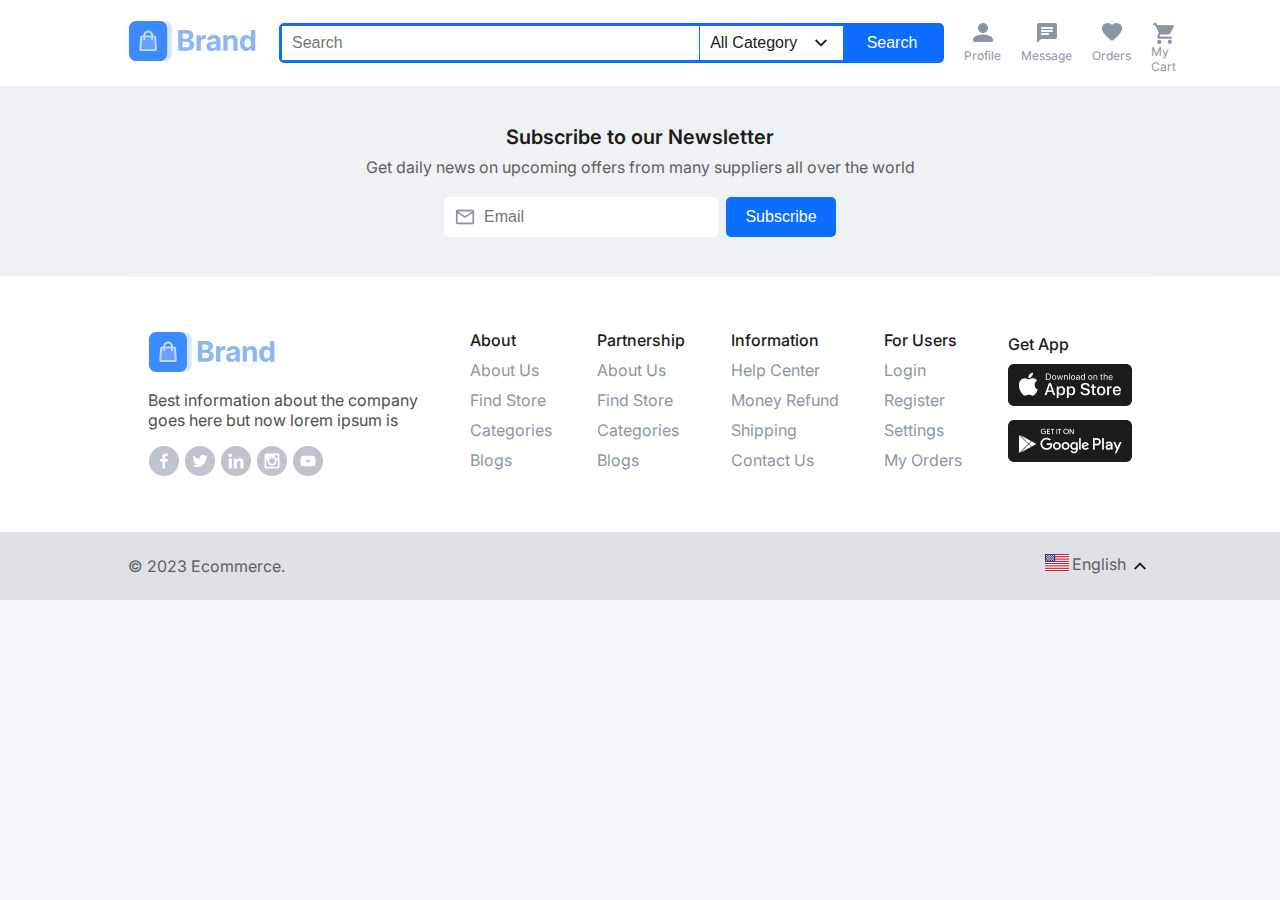
<file: index.html>
<!DOCTYPE html>
<html lang="en">

<head>
    <meta charset="UTF-8">
    <meta name="viewport" content="width=device-width, initial-scale=1.0">
    <title>E-commerce Store</title>
    <link rel="shortcut icon" href="assets/imgs/cart vector.png" type="image/x-icon">
    <link rel="stylesheet" href="style.css">

    <link rel="preconnect" href="https://fonts.googleapis.com">
    <link rel="preconnect" href="https://fonts.gstatic.com" crossorigin>
    <link
        href="https://fonts.googleapis.com/css2?family=Inter:ital,opsz,wght@0,14..32,100..900;1,14..32,100..900&family=Nunito+Sans:ital,opsz,wght@0,6..12,200..1000;1,6..12,200..1000&display=swap"
        rel="stylesheet">


</head>

<body>



    <header id="header">

        <div class="head-container">

            <div class="logo-div">

                <a href="#" class="brand-logo">
                    <img src="assets/imgs/logo-colored.svg" alt="logo">
                </a>

            </div>

            <div class="search-bar">

                <input type="text" placeholder="Search">
                <button type="button" class="cat-btn">All Category <img src="assets/imgs/expand_less.png"
                        alt="arrow down"></button>
                <button type="submit" class="search-btn">Search</button>

            </div>

            <div class="menu-div">

                <div class="menu-opt">

                    <a href="#">
                        <img src="assets/imgs/account vector.png" alt="user">
                        <span>Profile</span>
                    </a>

                </div>

                <div class="menu-opt">

                    <a href="#">
                        <img src="assets/imgs/conversation vector.png" alt="Message">
                        <span>Message</span>
                    </a>

                </div>

                <div class="menu-opt">

                    <a href="#">
                        <img src="assets/imgs/heart vector.png" alt="heart">
                        <span>Orders</span>
                    </a>

                </div>

                <div class="menu-opt">

                    <a href="#">
                        <img src="assets/imgs/cart vector.png" alt="cart">
                        <span>My Cart</span>
                    </a>

                </div>


            </div>

        </div>

    </header>



    <footer id="footer">


        <div class="newsletter">


            <h2>Subscribe to our Newsletter</h2>
            <p>Get daily news on upcoming offers from many suppliers all over the world</p>
            <form action="#" method="post">
                <input type="email" placeholder="Email" required>
                <button type="submit">Subscribe</button>
            </form>

        </div>


        <div class="footer-container">

            <div class="footer-links">

                <div class="company-info">

                    <img src="assets/imgs/logo-colored.svg" alt="logo" height="46px" width="150px">

                    <p>Best information about the company goes here but now lorem ipsum is</p>

                    <div class="company-links">

                        <a href="#"><img src="assets/imgs/facebook3.png" alt="Facebook"></a>
                        <a href="#"><img src="assets/imgs/twitter3.png" alt="Twitter"></a>
                        <a href="#"><img src="assets/imgs/linkedin3.png" alt="LinkedIn"></a>
                        <a href="#"><img src="assets/imgs/instagram3.png" alt="Instagram"></a>
                        <a href="#"><img src="assets/imgs/youtube3.png" alt="YouTube"></a>

                    </div>

                </div>


                <div class="links">
                    <h3>About</h3>

                    <ul>
                        <li><a href="#">About Us</a></li>
                        <li><a href="#">Find Store</a></li>
                        <li><a href="#">Categories</a></li>
                        <li><a href="#">Blogs</a></li>
                    </ul>
                </div>

                <div class="links">
                    <h3>Partnership</h3>

                    <ul>
                        <li><a href="#">About Us</a></li>
                        <li><a href="#">Find Store</a></li>
                        <li><a href="#">Categories</a></li>
                        <li><a href="#">Blogs</a></li>
                    </ul>
                </div>

                <div class="links">
                    <h3>Information</h3>

                    <ul>
                        <li><a href="#">Help Center</a></li>
                        <li><a href="#">Money Refund</a></li>
                        <li><a href="#">Shipping</a></li>
                        <li><a href="#">Contact Us</a></li>
                    </ul>
                </div>

                <div class="links">
                    <h3>For Users</h3>

                    <ul>
                        <li><a href="#">Login</a></li>
                        <li><a href="#">Register</a></li>
                        <li><a href="#">Settings</a></li>
                        <li><a href="#">My Orders</a></li>
                    </ul>
                </div>

                <div class="links">
                    <h3>Get App</h3>

                    <ul>
                        <li><a href="#"><img src="assets/imgs/apple store.png" alt="apple store"></a></li>
                        <li><a href="#"><img src="assets/imgs/google play.png" alt="google play"></a></li>
                    </ul>
                </div>

            </div>

            <div class="footer-bar">

                <div class="bar-content">

                    <div class="copyright">

                        <p>© 2023 Ecommerce.</p>

                    </div>

                    <div class="language">

                        <img src="assets/imgs/flag.png" alt="en" height="17px">
                        <p>English</p>
                        <img src="assets/imgs/expand_less.png" alt="arrow">

                    </div>

                </div>

            </div>

        </div>



    </footer>


</body>

</html>
</file>
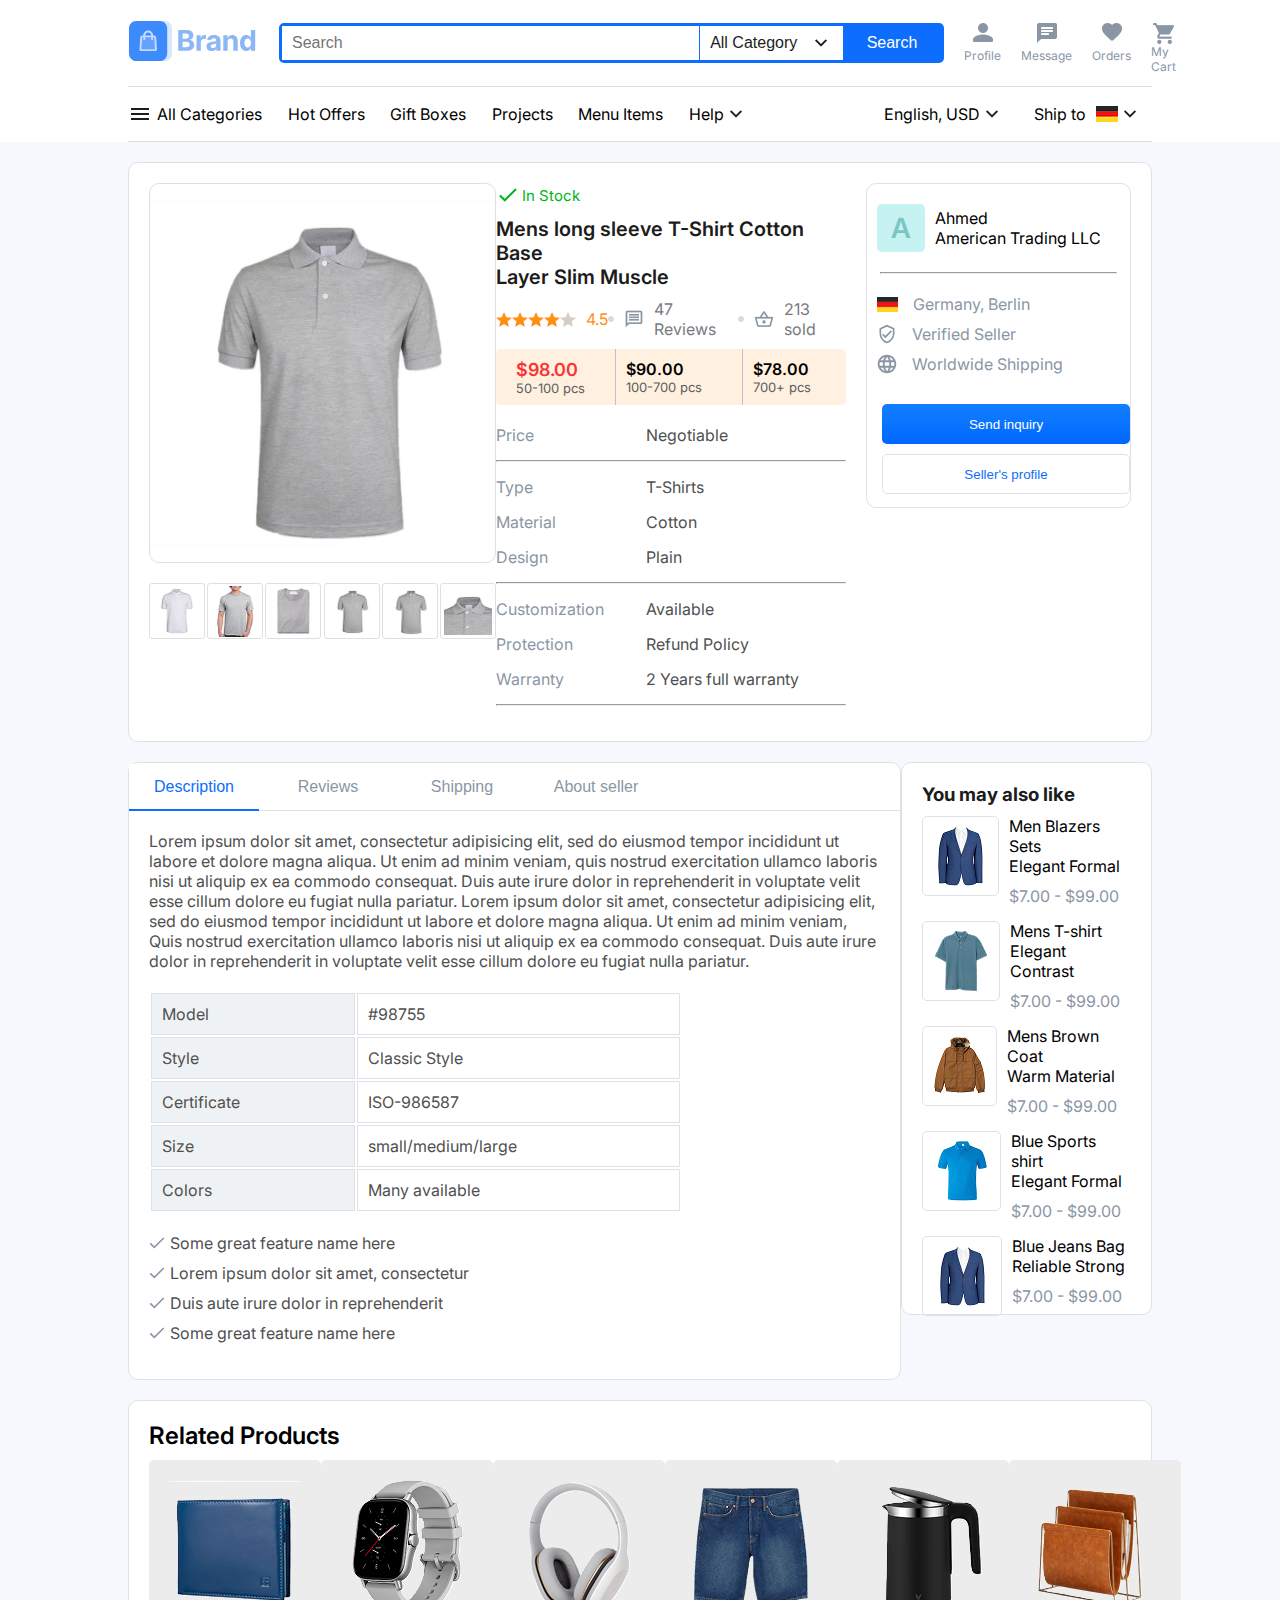
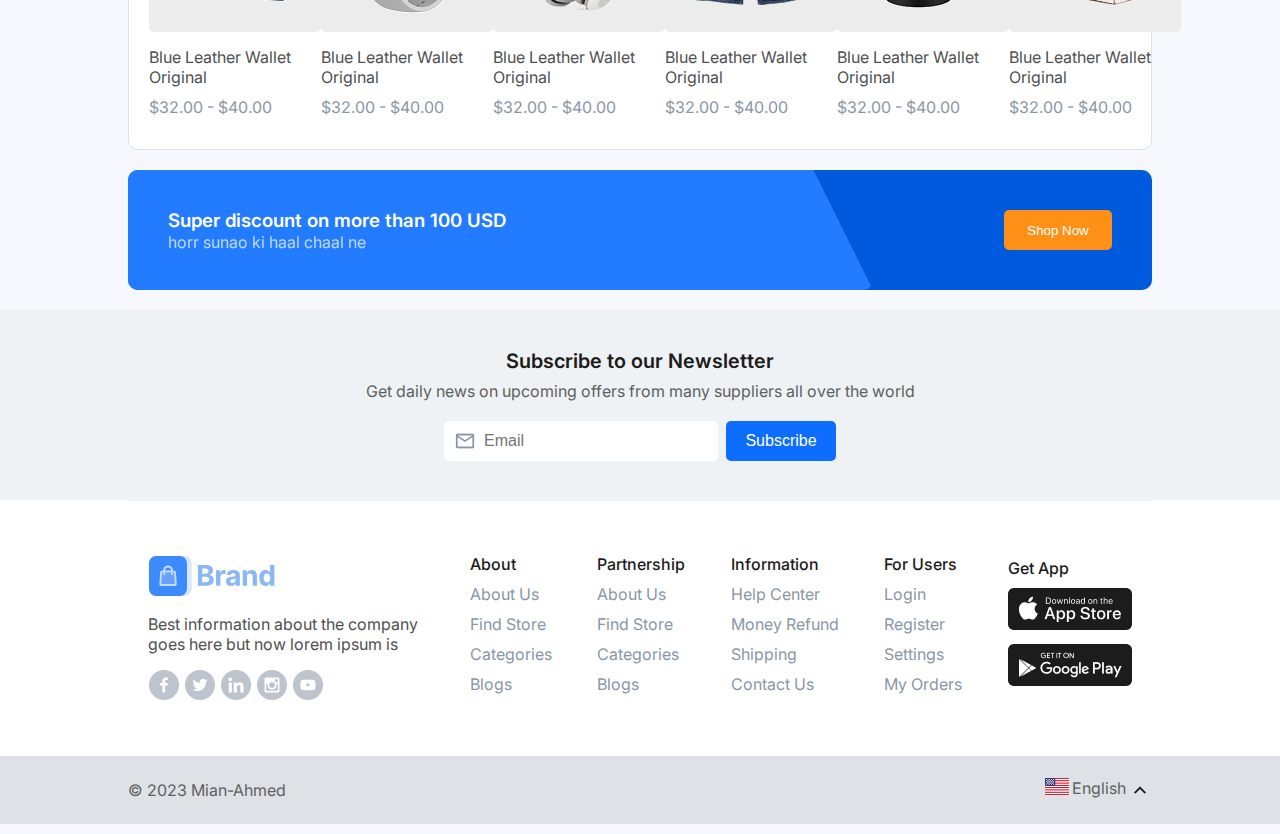
<file: product.html>
<!DOCTYPE html>
<html lang="en">

<head>
    <meta charset="UTF-8">
    <meta name="viewport" content="width=device-width, initial-scale=1.0">
    <title>Product Details</title>
    <link rel="stylesheet" href="style.css">
    <meta name="description"
        content="View detailed information, images, and specifications for this product. Shop now and explore features, reviews, and pricing on our E-commerce platform.">
    <link rel="preconnect" href="https://fonts.googleapis.com">
    <link rel="preconnect" href="https://fonts.gstatic.com" crossorigin>
    <link
        href="https://fonts.googleapis.com/css2?family=Inter:ital,opsz,wght@0,14..32,100..900;1,14..32,100..900&family=Nunito+Sans:ital,opsz,wght@0,6..12,200..1000;1,6..12,200..1000&display=swap"
        rel="stylesheet">
</head>

<body>


    <header id="header">

        <div class="head-container">

            <div class="logo-div">

                <a href="#" class="brand-logo">
                    <img src="assets/imgs/logo-colored.svg" alt="logo">
                </a>

            </div>

            <div class="search-bar">

                <input type="text" placeholder="Search">
                <button type="button" class="cat-btn">All Category <img src="assets/imgs/expand_less.png"
                        alt="arrow down"></button>
                <button type="submit" class="search-btn">Search</button>

            </div>

            <div class="menu-div">

                <div class="menu-opt">

                    <a href="#">
                        <img src="assets/imgs/account vector.png" alt="user">
                        <span>Profile</span>
                    </a>

                </div>

                <div class="menu-opt">

                    <a href="#">
                        <img src="assets/imgs/conversation vector.png" alt="Message">
                        <span>Message</span>
                    </a>

                </div>

                <div class="menu-opt">

                    <a href="#">
                        <img src="assets/imgs/heart vector.png" alt="heart">
                        <span>Orders</span>
                    </a>

                </div>

                <div class="menu-opt">

                    <a href="#">
                        <img src="assets/imgs/cart vector.png" alt="cart">
                        <span>My Cart</span>
                    </a>

                </div>


            </div>

        </div>


        <nav class="navbar">


            <div class="nav-links">

                <a href="#">
                    <img src="assets/imgs/menu.png" alt="menu" style="margin-right: 5px;">
                    <span>All Categories</span>
                </a>

                <a href="#">Hot Offers</a>

                <a href="#">Gift Boxes</a>

                <a href="#">Projects</a>

                <a href="#">Menu Items</a>

                <a href="#">
                    <span>Help</span>
                    <img src="assets/imgs/expand_less.png" alt="dropdown arrow" style="transform: rotate(180deg);">
                </a>

            </div>

            <div class="dropdown">

                <div class="lang-dropdown">

                    <a href="#">

                        <span>English, USD</span>
                        <img src="assets/imgs/expand_less.png" alt="dropdown arrow" style="transform: rotate(180deg);">

                    </a>

                </div>

                <div class="ship-dropdown">

                    <a href="#">

                        <span>Ship to </span>
                        <img src="assets/imgs/icon.png" alt="flag" style="margin-left: 10px;">
                        <img src="assets/imgs/expand_less.png" alt="dropdown arrow" style="transform: rotate(180deg);">

                    </a>

                </div>


            </div>


        </nav>

    </header>



    <main id="p-main">


        <section class="p-main-section">


            <div class="p-images">

                <div class="p-main-image">
                    <img src="assets/product-imgs/grey t-shirt.jpg" alt="Grey T-Shirt" width="345px" height="345px">
                </div>

                <div class="p-gallery">

                    <div class="p-gallery-image">
                        <img src="assets/product-imgs/image 35.png" alt="Grey T-Shirt" width="48px" height="48px">
                    </div>

                    <div class="p-gallery-image">
                        <img src="assets/product-imgs/image 36.png" alt="Grey T-Shirt" width="41px" height="51px">
                    </div>

                    <div class="p-gallery-image">
                        <img src="assets/product-imgs/image 37.png" alt="Grey T-Shirt" width="41px" height="52px">
                    </div>

                    <div class="p-gallery-image">
                        <img src="assets/product-imgs/image 38.png" alt="Grey T-Shirt" width="48px" height="48px">
                    </div>

                    <div class="p-gallery-image">
                        <img src="assets/product-imgs/image 39.png" alt="Grey T-Shirt" width="48px" height="48px">
                    </div>

                    <div class="p-gallery-image">
                        <img src="assets/product-imgs/image 40.png" alt="Grey T-Shirt" width="48px" height="48px">
                    </div>

                </div>

            </div>

            <div class="p-info">


                <div class="p-instock">

                    <img src="assets/product-imgs/check.png" alt="check" width="24px" height="24px">
                    <span>In Stock</span>

                </div>

                <h2>Mens long sleeve T-Shirt Cotton Base<br>Layer Slim Muscle</h2>

                <div class="p-ratings">

                    <div class="p-rate">

                        <img src="assets/product-imgs/rating.png" alt="rating" width="80px" height="15px">
                        <span style="color: #FF9017;">4.5</span>

                    </div>

                    <img src="assets/product-imgs/Dot.png" alt="dot" width="6px" height="6px">

                    <div class="p-reviews">

                        <img src="assets/product-imgs/message.png" alt="message" width="20px" height="20px">
                        <span>47 Reviews</span>

                    </div>

                    <img src="assets/product-imgs/Dot.png" alt="dot" width="6px" height="6px">

                    <div class="p-sold">

                        <img src="assets/product-imgs/shopping_basket.png" alt="shopping basket" width="20px"
                            height="20px">
                        <span>213 sold</span>

                    </div>

                </div>

                <div class="p-prices">

                    <div class="p-price1">

                        <span style="color: #FA3434; font-size: 18px; font-weight: 600;">$98.00</span>
                        <p>50-100 pcs</p>

                    </div>

                    <div class="p-price2">

                        <span style="size: 18px; font-weight: 600;">$90.00</span>
                        <p>100-700 pcs</p>

                    </div>

                    <div class="p-price3">

                        <span style="size: 18px; font-weight: 600;">$78.00</span>
                        <p>700+ pcs</p>

                    </div>

                </div>

                <div class="p-short-info">

                    <div class="p-text">
                        <p>Price</p>
                        <p>Negotiable</p>
                    </div>

                    <hr>

                    <div class="p-text">
                        <p>Type</p>
                        <p>T-Shirts</p>
                    </div>

                    <div class="p-text">
                        <p>Material</p>
                        <p>Cotton</p>
                    </div>

                    <div class="p-text">
                        <p>Design</p>
                        <p>Plain</p>
                    </div>

                    <hr>

                    <div class="p-text">
                        <p>Customization</p>
                        <p>Available</p>
                    </div>

                    <div class="p-text">
                        <p>Protection</p>
                        <p>Refund Policy</p>
                    </div>

                    <div class="p-text">
                        <p>Warranty</p>
                        <p>2 Years full warranty</p>
                    </div>

                    <hr>

                </div>



            </div>

            <div class="p-seller-info">


                <div class="p-seller">

                    <span>A</span>
                    <p>Ahmed<br>American Trading LLC</p>

                </div>

                <hr>

                <div class="p-loc">

                    <img src="assets/product-imgs/germany.png" alt="Germany" width="21px" height="15px">
                    <span>Germany, Berlin</span>

                </div>

                <div class="p-ver">

                    <img src="assets/product-imgs/verified.svg" alt="verified" width="20px" height="20px">
                    <span>Verified Seller</span>

                </div>

                <div class="p-world">

                    <img src="assets/product-imgs/world.svg" alt="world" width="20px" height="20px">
                    <span>Worldwide Shipping</span>

                </div>

                <button type="button">Send inquiry</button>
                <button type="button">Seller's profile</button>



            </div>


        </section>


        <section class="p-details-section">


            <div class="p-details">


                <div class="p-nav">

                    <button>Description</button>
                    <button>Reviews</button>
                    <button>Shipping</button>
                    <button>About seller</button>

                </div>

                <p class="p-description">Lorem ipsum dolor sit amet, consectetur adipisicing elit, sed do eiusmod tempor
                    incididunt ut labore et dolore magna aliqua. Ut enim ad minim veniam, quis nostrud exercitation
                    ullamco laboris nisi ut aliquip ex ea commodo consequat. Duis aute irure dolor in reprehenderit in
                    voluptate velit esse cillum dolore eu fugiat nulla pariatur. Lorem ipsum dolor sit amet, consectetur
                    adipisicing elit, sed do eiusmod tempor incididunt ut labore et dolore magna aliqua. Ut enim ad
                    minim veniam,<br>Quis nostrud exercitation ullamco laboris nisi ut aliquip ex ea commodo consequat.
                    Duis aute irure dolor in reprehenderit in voluptate velit esse cillum dolore eu fugiat nulla
                    pariatur. </p>

                <table class="p-table">

                    <tr>
                        <td>Model</td>
                        <td>#98755</td>
                    </tr>

                    <tr>
                        <td>Style</td>
                        <td>Classic Style</td>
                    </tr>

                    <tr>
                        <td>Certificate</td>
                        <td>ISO-986587</td>
                    </tr>

                    <tr>
                        <td>Size</td>
                        <td>small/medium/large</td>
                    </tr>

                    <tr>
                        <td>Colors</td>
                        <td>Many available</td>
                    </tr>

                </table>

                <div class="p-features">

                    <ul>
                        <li>Some great feature name here</li>
                        <li>Lorem ipsum dolor sit amet, consectetur</li>
                        <li>Duis aute irure dolor in reprehenderit</li>
                        <li>Some great feature name here</li>
                    </ul>

                </div>


            </div>

            <div class="p-side-items">

                <h3>You may also like</h3>

                <div class="p-item">

                    <div class="p-image">
                        <img src="assets/product-imgs/blazzer.png" alt="blazzer">
                    </div>
                    <div>
                        <p>Men Blazers Sets<br>Elegant Formal</p>
                        <span>$7.00 - $99.00</span>
                    </div>

                </div>

                <div class="p-item">

                    <div class="p-image">
                        <img src="assets/product-imgs/t-shirt.png" alt="t-shirt">
                    </div>
                    <div>
                        <p>Mens T-shirt<br>Elegant Contrast</p>
                        <span>$7.00 - $99.00</span>
                    </div>
                </div>

                <div class="p-item">

                    <div class="p-image">
                        <img src="assets/product-imgs/coat.png" alt="coat">
                    </div>
                    <div>
                        <p>Mens Brown Coat<br>Warm Material</p>
                        <span>$7.00 - $99.00</span>
                    </div>
                </div>

                <div class="p-item">

                    <div class="p-image">
                        <img src="assets/product-imgs/blue shirt.png" alt="blue shirt">
                    </div>
                    <div>
                        <p>Blue Sports shirt<br>Elegant Formal</p>
                        <span>$7.00 - $99.00</span>
                    </div>
                </div>

                <div class="p-item">

                    <div class="p-image">
                        <img src="assets/product-imgs/blazzer.png" alt="blazzer">
                    </div>
                    <div>
                        <p>Blue Jeans Bag<br>Reliable Strong</p>
                        <span>$7.00 - $99.00</span>
                    </div>
                </div>

            </div>


        </section>


        <section class="p-recommended-section">


            <h2>Related Products</h2>

            <div class="p-products">

                <div class="p-product">
                    <div class="p-image">
                        <img src="assets/product-imgs/wallet.png" alt="wallet">
                    </div>

                    <p>Blue Leather Wallet<br>Original</p>
                    <span>$32.00 - $40.00</span>
                </div>

                <div class="p-product">
                    <div class="p-image">
                        <img src="assets/product-imgs/watch.png" alt="watch">
                    </div>

                    <p>Blue Leather Wallet<br>Original</p>
                    <span>$32.00 - $40.00</span>
                </div>

                <div class="p-product">
                    <div class="p-image">
                        <img src="assets/product-imgs/headphone.png" alt="headphone">
                    </div>

                    <p>Blue Leather Wallet<br>Original</p>
                    <span>$32.00 - $40.00</span>
                </div>

                <div class="p-product">
                    <div class="p-image">
                        <img src="assets/product-imgs/shorts.png" alt="shorts">
                    </div>

                    <p>Blue Leather Wallet<br>Original</p>
                    <span>$32.00 - $40.00</span>
                </div>

                <div class="p-product">
                    <div class="p-image">
                        <img src="assets/product-imgs/kettle.png" alt="kettle">
                    </div>

                    <p>Blue Leather Wallet<br>Original</p>
                    <span>$32.00 - $40.00</span>
                </div>

                <div class="p-product">
                    <div class="p-image">
                        <img src="assets/product-imgs/tockri.png" alt="tockri">
                    </div>

                    <p>Blue Leather Wallet<br>Original</p>
                    <span>$32.00 - $40.00</span>
                </div>

            </div>



        </section>


        <div class="p-banner">

            <div class="p-discount">

                <h3>Super discount on more than 100 USD</h3>
                <p>horr sunao ki haal chaal ne</p>

            </div>

            <button type="button">Shop Now</button>

        </div>








    </main>








    <footer id="footer">


        <div class="newsletter">


            <h2>Subscribe to our Newsletter</h2>
            <p>Get daily news on upcoming offers from many suppliers all over the world</p>
            <form action="#" method="post">
                <input type="email" placeholder="Email" required>
                <button type="submit">Subscribe</button>
            </form>

        </div>


        <div class="footer-container">

            <div class="footer-links">

                <div class="company-info">

                    <img src="assets/imgs/logo-colored.svg" alt="logo" height="46px" width="150px">

                    <p>Best information about the company goes here but now lorem ipsum is</p>

                    <div class="company-links">

                        <a href="#"><img src="assets/imgs/facebook3.png" alt="Facebook"></a>
                        <a href="#"><img src="assets/imgs/twitter3.png" alt="Twitter"></a>
                        <a href="#"><img src="assets/imgs/linkedin3.png" alt="LinkedIn"></a>
                        <a href="#"><img src="assets/imgs/instagram3.png" alt="Instagram"></a>
                        <a href="#"><img src="assets/imgs/youtube3.png" alt="YouTube"></a>

                    </div>

                </div>


                <div class="links">
                    <h3>About</h3>

                    <ul>
                        <li><a href="#">About Us</a></li>
                        <li><a href="#">Find Store</a></li>
                        <li><a href="#">Categories</a></li>
                        <li><a href="#">Blogs</a></li>
                    </ul>
                </div>

                <div class="links">
                    <h3>Partnership</h3>

                    <ul>
                        <li><a href="#">About Us</a></li>
                        <li><a href="#">Find Store</a></li>
                        <li><a href="#">Categories</a></li>
                        <li><a href="#">Blogs</a></li>
                    </ul>
                </div>

                <div class="links">
                    <h3>Information</h3>

                    <ul>
                        <li><a href="#">Help Center</a></li>
                        <li><a href="#">Money Refund</a></li>
                        <li><a href="#">Shipping</a></li>
                        <li><a href="#">Contact Us</a></li>
                    </ul>
                </div>

                <div class="links">
                    <h3>For Users</h3>

                    <ul>
                        <li><a href="#">Login</a></li>
                        <li><a href="#">Register</a></li>
                        <li><a href="#">Settings</a></li>
                        <li><a href="#">My Orders</a></li>
                    </ul>
                </div>

                <div class="links">
                    <h3>Get App</h3>

                    <ul>
                        <li><a href="#"><img src="assets/imgs/apple store.png" alt="apple store"></a></li>
                        <li><a href="#"><img src="assets/imgs/google play.png" alt="google play"></a></li>
                    </ul>
                </div>

            </div>

            <div class="footer-bar">

                <div class="bar-content">

                    <div class="copyright">

                        <p>© 2023 Mian-Ahmed</p>

                    </div>

                    <div class="language">

                        <img src="assets/imgs/flag.png" alt="en" height="17px">
                        <p>English</p>
                        <img src="assets/imgs/expand_less.png" alt="arrow">

                    </div>

                </div>

            </div>

        </div>



    </footer>









</body>

</html>
</file>
<file: style.css>
/* ---------------------------Homepage CSS Stylesheet--------------------------- */

* {
    margin: 0;
    padding: 0;
    box-sizing: border-box;
}

a {
    text-decoration: none;
    color: inherit;
}

body {
    font-family: "Inter", sans-serif;
    background-color: #f6f8fd;
    width: 100%;
    overflow-x: hidden;
}

header {
    background-color: white;
}

.head-container {
    display: flex;
    justify-content: space-between;
    align-items: center;
    padding-top: 20px;
    padding-bottom: 20px;
    max-width: 80vw;
    margin: auto;
    height: 86px;
}

.search-bar {
    display: flex;
    align-items: center;
    height: 40px;
    width: 665px;
    border: 3px solid #0D6EFD;
    border-radius: 5px;
}

.search-bar input {
    border: none;
    height: 100%;
    width: 421px;
    padding: 0 10px;
    font-size: 16px;
    color: #8B96A5;
}

.search-bar input:focus {
    outline: none;
}

.search-bar .cat-btn {
    height: 100%;
    width: 145px;
    background-color: white;
    font-size: 16px;
    color: #1c1c1c;
    display: flex;
    align-items: center;
    justify-content: space-between;
    padding: 10px;
    border: none;
    border-left: 1px solid #0D6EFD;
    cursor: pointer;
}

.search-bar .cat-btn img {
    transform: rotate(180deg);
}

.search-bar .search-btn {
    height: 100%;
    width: 99px;
    background-color: #0D6EFD;
    color: white;
    font-size: 16px;
    border: none;
    cursor: pointer;
}

.search-bar .search-btn:hover {
    background-color: #0A58CA;
    transition: background-color 0.3s ease;
}

.menu-div {
    display: flex;
    align-items: center;
}

.menu-div .menu-opt {
    font-size: 12px;
    color: #8B96A5;
    margin-left: 20px;
    display: flex;
    align-items: center;
    cursor: pointer;
    flex-direction: column;
    height: 40px;
}

.menu-div .menu-opt a {
    display: flex;
    align-items: center;
    flex-direction: column;
    justify-content: space-between;
    height: 100%;
}

.menu-div .menu-opt a:hover {
    filter: brightness(0) saturate(100%) invert(27%) sepia(79%) saturate(3656%) hue-rotate(205deg) brightness(97%) contrast(101%);
}




nav {
    width: 80vw;
    height: 56px;
    margin: auto;
    display: flex;
    justify-content: space-between;
    align-items: center;
    padding-top: 20px;
    padding-bottom: 20px;
    border-top: 1px solid #E0E0E0;
    border-bottom: 1px solid #E0E0E0;
}

nav .nav-links {
    display: flex;
    align-items: center;
    justify-content: space-between;
    width: 620px;
    height: 100%;
    font-size: 16px;
}

nav a:hover {
    color: #0D6EFD;
}

nav .nav-links a:first-child,
nav .nav-links a:last-child {
    display: flex;
    align-items: center;
    justify-content: center;
}

nav .dropdown {
    display: flex;
    align-items: center;
    justify-content: center;
}

nav .dropdown a {
    display: flex;
    align-items: center;
    justify-content: center;
    height: 100%;
    padding: 0 10px;
    margin-left: 10px;
}



.main-section {
    width: 80vw;
    height: 400px;
    margin: 20px auto;
    display: flex;
    justify-content: space-between;
    align-items: center;
    padding: 20px;
    background-color: white;
    border: 1px solid #E0E0E0;
    border-radius: 10px;
}

.main-section .categories {
    width: 250px;
    display: flex;
    flex-direction: column;
    align-items: center;
    justify-content: center;
    padding: 10px;
}


.main-section .categories p {
    width: 100%;
    height: 40px;
    font-size: 16px;
    padding: 10px;
    border-radius: 5px;
    color: #505050;
}

.main-section .categories p:first-child {
    background-color: #E5F1FF;
    color: black;
}

.main-section .categories p:hover {
    color: #0D6EFD;
}


.main-section .banner {

    position: relative;

}

.main-section .banner .banner-text {
    position: absolute;
    top: 30%;
    left: 25%;
    transform: translate(-50%, -50%);
}

.main-section .banner .banner-text button {
    width: 120px;
    height: 40px;
    border: none;
    background-color: white;
    border-radius: 5px;
    font-size: 16px;
    margin-top: 20px;
    cursor: pointer;
    transition: transform 0.3s ease, background-color 0.3s ease, color 0.3s ease;
}

.main-section .banner-text button:hover {
    background-color: black;
    color: white;
    transform: scale(1.05);
    transition: 0.3s ease;
}

.main-section .user-promo {
    width: 200px;
    height: 360px;
    display: flex;
    flex-direction: column;
    justify-content: space-between;
}

.main-section .user-promo .user {
    width: 200px;
    height: 150px;
    background-color: #E3F0FF;
    padding: 10px;
    border-radius: 5px;
}

.main-section .user-promo .user div {
    display: flex;

}

.main-section .user-promo .user button {
    display: block;
    width: 100%;
    margin-top: 10px;
    height: 30px;
    border: none;
    background-color: white;
    color: #0D6EFD;
    border-radius: 5px;
    cursor: pointer;
}

.main-section .user-promo .user button:hover {
    transform: scale(1.05);
    transition: 0.3s ease;
}

.main-section .user-promo .user button:first-of-type {
    background-color: #0D6EFD;
    color: white;
}

.main-section .user-promo .promo {
    width: 100%;
    height: 95px;
    padding: 15px;
    background-color: #F38332;
    color: white;
    border-radius: 5px;
}

.main-section .user-promo .quote {
    width: 100%;
    height: 95px;
    padding: 15px;
    background-color: #55BDC3;
    color: white;
    border-radius: 5px;
}

.sale-section {
    width: 80vw;
    height: 240px;
    margin: 20px auto;
    display: flex;
    justify-content: space-between;
    align-items: center;
    background-color: white;
    border: 1px solid #E0E0E0;
    border-radius: 10px;
}

.sale-section .deal {
    padding: 20px;
}

.sale-section .deal h3 {
    font-size: 20px;
    color: #1c1c1c;
}

.sale-section .deal p {
    font-size: 16px;
    color: #8B96A5;
}

.sale-section .deal img {
    margin-top: 20px;
}

.sale-section .sale-items {
    display: flex;
    align-items: center;
    height: 100%;
}

.sale-section .sale-items .item {
    height: 100%;
    width: 179px;
    border-left: 1px solid #E0E0E0;
    display: flex;
    flex-direction: column;
    justify-content: center;
    align-items: center;
    transition: transform 0.3s ease;

}

.sale-section .sale-items .item:hover {
    transform: scale(1.2);
    transition: 0.3s ease;
    cursor: pointer;
    border-left: none;
}

.sale-section .sale-items .item div {
    width: 140px;
    height: 140px;
    display: flex;
    justify-content: center;
    align-items: center;
}

.sale-section .sale-items .item p {
    font-size: 16px;
    color: #1c1c1c;
    margin-top: 10px;
}

.sale-section .sale-items .item span {
    font-size: 14px;
    color: #EB001B;
    margin-top: 5px;
    background-color: #FFE3E3;
    height: 28px;
    width: 61px;
    display: flex;
    justify-content: center;
    align-items: center;
    border-radius: 50%;
}

.items-section {
    width: 80vw;
    height: 257px;
    margin: 20px auto;
    display: flex;
    flex-wrap: wrap;
    justify-content: space-between;
    background-color: white;
    border: 1px solid #E0E0E0;
    border-radius: 20px;
}

.items-section .left-aside {
    width: 302px;
    height: 100%;
    overflow: hidden;
    position: relative;
    background-color: white;
}

.items-section .left-aside img {
    transform: scaleX(-1);
    filter: brightness(0.9);
}

.items-section .left-aside div {
    position: absolute;
    top: 25%;
    left: 30%;
    transform: translate(-50%, -50%);
}

.items-section .left-aside h2 {
    font-size: 20px;
    color: black;
    margin-bottom: 10px;
}

.items-section .left-aside button {
    width: 120px;
    height: 40px;
    border: none;
    background-color: white;
    border-radius: 5px;
    font-size: 16px;
    cursor: pointer;
    transition: transform 0.3s ease, background-color 0.3s ease, color 0.3s ease;
}

.items-section .left-aside button:hover {
    background-color: black;
    color: white;
    transform: scale(1.05);
    transition: 0.3s ease;
}

.items-section .group {
    display: grid;
    grid-template-columns: repeat(4, 231px);
    grid-template-rows: repeat(2, 127px);
    background-color: white;
}

.items-section .group .group-item {
    border-left: 1px solid #E0E0E0;
    border-top: 1px solid #E0E0E0;
    position: relative;
    padding: 20px 10px;
    transition: transform 0.3s ease;
}

.items-section .group .group-item:hover {
    transform: scale(1.1);
    border: none;
    transition: 0.3s ease;
    cursor: pointer;
}

.items-section .group .group-item img {
    position: absolute;
    top: 35%;
    left: 65%;
}

.items-section .group .group-item h3 {
    font-size: 16px;
    color: black;
    margin-bottom: 5px;
    font-weight: 400;
}

.items-section .group .group-item p {
    font-size: 13px;
    color: #8B96A5;
}

.inquiry-section {
    width: 80vw;
    height: 420px;
    margin: 20px auto;
    border: 1px solid #E0E0E0;
    border-radius: 10px;
    position: relative;
    background-image:
        linear-gradient(94.99deg, #2C7CF1 7.19%, rgba(0, 209, 255, 0.5) 89.49%),
        url('assets/imgs/cargo.png');
    background-size: cover;
    background-position: center;
}

.inquiry-section .content {
    width: 100%;
    height: 100%;
    display: flex;
    justify-content: space-between;
}

.inquiry-section .content .inquiry-info {
    color: white;
    padding: 40px;
}

.inquiry-section .content .inquiry-info h2 {
    font-size: 32px;
    margin-bottom: 15px;
}

.inquiry-section .content .inquiry-info p {
    font-size: 16px;
    font-weight: 300;
}

.inquiry-section .content .inquiry-form {
    width: 491px;
    height: 346px;
    margin: 40px;
    background-color: white;
    border: 1px solid #E0E0E0;
    border-radius: 5px;
    padding: 20px;
}

.inquiry-section .content .inquiry-form h3 {
    font-size: 20px;
    color: #1c1c1c;
    margin-bottom: 10px;
}

.inquiry-section .content .inquiry-form .item-name {
    width: 440px;
    height: 40px;
    border: 1px solid #E0E0E0;
    border-radius: 5px;
    padding: 0 10px;
    margin-bottom: 15px;
}

.inquiry-section .content .inquiry-form .item-name::placeholder {
    color: black;
}

.inquiry-section .content .inquiry-form .item-details {
    width: 440px;
    height: 73px;
    border: 1px solid #E0E0E0;
    border-radius: 5px;
    padding: 10px;
    margin-bottom: 15px;
}

.inquiry-section .content .inquiry-form .item-details::placeholder {
    font-family: "Inter", sans-serif;
}

.inquiry-section .content .inquiry-form .item-quantity {
    width: 206px;
    height: 40px;
    border: 1px solid #E0E0E0;
    border-radius: 5px;
    padding: 0 10px;
    margin-bottom: 15px;
}

.inquiry-section .content .inquiry-form .item-pcs {
    width: 111px;
    height: 40px;
    border: 1px solid #E0E0E0;
    border-radius: 5px;
    padding: 0 10px;
    margin-bottom: 15px;
}

.inquiry-section .content .inquiry-form button {
    width: 128px;
    height: 40px;
    background-color: #0D6EFD;
    color: white;
    font-size: 16px;
    border: none;
    cursor: pointer;
    border-radius: 5px;
    display: inline-block;
}

.inquiry-section .content .inquiry-form button:hover {
    background-color: #0A58CA;
    transition: background-color 0.3s ease;
}

.recommended-section {
    width: 80vw;
    height: 696px;
    margin: 20px auto;
}

.recommended-section h2 {
    font-size: 24px;
    color: #1c1c1c;
    margin-bottom: 20px;
}

.recommended-section .recommended-items {
    width: 100%;
    display: grid;
    grid-template-columns: repeat(5, 220px);
    grid-template-rows: repeat(2, 310px);
    gap: 32px;
}

.recommended-section .recommended-items .item {
    width: 100%;
    background-color: white;
    border: 1px solid #E0E0E0;
    border-radius: 10px;
    transition: transform 0.3s ease;
}

.recommended-section .recommended-items .item:hover {
    transform: scale(1.05);
    transition: 0.3s ease;
    cursor: pointer;
}

.recommended-section .recommended-items .img-box {
    width: 100%;
    height: 200px;
    display: flex;
    justify-content: center;
    align-items: center;
}

.recommended-section .recommended-items span {
    font-size: 16px;
    color: black;
    margin-top: 15px;
    font-weight: 500;
    margin-left: 15px;
}

.recommended-section .recommended-items .item p {
    font-size: 16px;
    font-weight: 400;
    color: #8B96A5;
    margin-left: 15px;
    margin-bottom: 10px;
    margin-top: 10px;
}

.services-section {
    width: 80vw;
    height: 256px;
    margin: 30px auto;
}

.services-section h2 {
    font-size: 24px;
    color: #1c1c1c;
    margin-bottom: 20px;
}

.services-section .services-container {
    width: 100%;
    height: 200px;
    display: flex;
    justify-content: space-between;
    align-items: center;
}

.services-section .services-container .services {
    width: 280px;
    height: 200px;
    border: 1px solid #E0E0E0;
    border-radius: 10px;
    background-color: white;
    overflow: hidden;
    transition: transform 0.3s ease;
}

.services-section .services-container .services:hover {
    transform: scale(1.05);
    transition: 0.3s ease;
    cursor: pointer;
}

.services-section .services-container .services .image {
    width: 100%;
    height: 120px;
    position: relative;
}

.services-section .icons {
    width: 55px;
    height: 55px;
    position: absolute;
    background-color: #D1E7FF;
    border: 2px solid white;
    border-radius: 50%;
    display: flex;
    justify-content: center;
    align-items: center;
    top: 80%;
    left: 75%;
}

.services-container p {
    font-size: 16px;
    color: #1c1c1c;
    margin-top: 20px;
    margin-left: 15px;
}

.countries-section {
    width: 80vw;
    height: 138px;
    margin: 30px auto;
}

.countries-section h2 {
    font-size: 24px;
    color: #1c1c1c;
    margin-bottom: 30px;
}

.countries-section .countries-container {
    width: 100%;
    height: 82px;
    display: grid;
    grid-template-columns: repeat(5, 1fr);
    row-gap: 15px;
}

.countries-section .countries {
    width: 221px;
    height: 36px;
    display: flex;
    align-items: center;
    transition: transform 0.3s ease;
}

.countries-section .countries:hover {
    transform: scale(1.05);
    transition: 0.3s ease;
    cursor: pointer;
}

.countries-section .countries h3 {
    font-size: 16px;
    color: #1c1c1c;
    margin-left: 10px;
    font-weight: 400;
}

.countries-section .countries p {
    font-size: 13px;
    color: #8B96A5;
    margin-left: 10px;
}



footer {
    width: 100vw;
    background-color: white
}


footer .newsletter {
    background-color: #EFF2F4;
    width: 100%;
    height: 190px;
    display: flex;
    justify-content: center;
    align-items: center;
    flex-direction: column;
}

footer .newsletter h2 {
    font-size: 20px;
    color: #1c1c1c;
    margin-bottom: 8px;
    font-weight: 600;
}

footer .newsletter p {
    font-size: 16px;
    color: #606060;
    margin-bottom: 20px;
}

footer .newsletter form {
    width: 392px;
    height: 40px;
    display: flex;
    align-items: center;
    justify-content: space-between;
}

footer .newsletter form input {
    width: 274px;
    height: 100%;
    border: none;
    padding: 0 10px;
    font-size: 16px;
    color: #8B96A5;
    border-radius: 5px;
    background: url('assets/imgs/email.png') no-repeat 10px center;
    padding-left: 40px;
    background-color: white;
}

footer .newsletter form input:focus {
    outline: none;
}

footer .newsletter form button {
    width: 110px;
    height: 100%;
    background-color: #0D6EFD;
    color: white;
    font-size: 16px;
    border: none;
    cursor: pointer;
    border-radius: 5px;
}

footer .footer-container .footer-links {
    width: 80vw;
    height: 256px;
    background-color: white;
    margin: auto;
    display: flex;
    justify-content: space-between;
    padding: 20px;
    border-top: 1px solid #f0f0f0;
}

.company-info {
    width: 276px;
    justify-content: center;

    display: flex;
    flex-direction: column;
}

.company-info p {
    font-size: 16px;
    color: #505050;
    margin-bottom: 15px;
    margin-top: 15px;
}

.company-info a:hover {
    transform: scale(1.1);
    filter: brightness(0) saturate(100%) invert(27%) sepia(79%) saturate(3656%) hue-rotate(205deg) brightness(97%) contrast(101%);
}

li {
    list-style: none;
}

.footer-links .links {
    display: flex;
    flex-direction: column;
    justify-content: center;
}

.footer-links .links h3 {
    font-size: 16px;
    color: #1c1c1c;
    margin-bottom: 10px;
    font-weight: 500;
}

.footer-links .links a {
    font-size: 16px;
    color: #8B96A5;
}

.footer-links .links a:hover {
    color: #0D6EFD;
}

.footer-links .links li {
    margin-bottom: 10px;
}

.footer-container .footer-bar {
    background-color: #DEE2E7;
    width: 100%;
    height: 68px;
    margin-bottom: 10px;
}

.bar-content {
    width: 80vw;
    height: 100%;
    margin: auto;
    display: flex;
    justify-content: space-between;
    align-items: center;
    color: #606060;
}

.bar-content .language {
    width: 107px;
    display: flex;
    justify-content: space-between;
}





/* ---------------------------Product Page CSS Stylesheet--------------------------- */

.p-main-section {
    width: 80vw;
    height: 580px;
    margin: 20px auto;
    display: flex;
    justify-content: space-between;
    background-color: white;
    padding: 20px;
    border: 1px solid #DEE2E7;
    border-radius: 10px;
}

.p-main-section .p-images {
    width: 380px;
    height: 90%;
}

.p-main-section .p-images .p-main-image {
    width: 100%;
    height: 380px;
    display: flex;
    justify-content: center;
    align-items: center;
    margin-bottom: 20px;
    border: 1px solid #E0E0E0;
    border-radius: 10px;
}

.p-main-section .p-images .p-gallery {
    width: 100%;
    display: flex;
    justify-content: space-between;
    align-items: center;
}

.p-main-section .p-images .p-gallery .p-gallery-image {
    width: 56px;
    height: 56px;
    border: 1px solid #E0E0E0;
    border-radius: 3px;
    display: flex;
    justify-content: center;
    align-items: center;
    cursor: pointer;
}

.p-main-section .p-info {
    width: 430px;
    height: 514px;
    margin-right: 20px;
    display: flex;
    flex-direction: column;
}

.p-main-section .p-info .p-instock {
    width: 84px;
    height: 24px;
    display: flex;
    justify-content: space-between;
    align-items: center;
    font-size: 15px;
    color: #00B517;
    margin-bottom: 10px;
}

.p-main-section .p-info h2 {
    font-size: 20px;
    color: #1c1c1c;
    font-weight: 600;
    margin-bottom: 10px;
}

.p-main-section .p-info .p-ratings {
    width: 100%;
    display: flex;
    align-items: center;
    justify-content: space-between;
    font-size: 16px;
    color: #787A80;
    margin-bottom: 10px;
}

.p-main-section .p-info .p-ratings img {
    margin-right: 10px;
}

.p-main-section .p-info .p-ratings div {
    display: flex;
    justify-content: space-between;
    align-items: center;
}

.p-main-section .p-info .p-prices {
    width: 100%;
    height: 72px;
    display: flex;
    align-items: center;
    gap: 30px;
    background-color: #FFF0DF;
    border-radius: 5px;
    margin-bottom: 20px;
}

.p-main-section .p-info .p-prices .p-price1 {
    margin-left: 20px;
}

.p-main-section .p-info .p-prices .p-price2 {
    border-left: 1px solid #BDC1C8;
    padding: 10px;
}

.p-main-section .p-info .p-prices .p-price3 {
    border-left: 1px solid #BDC1C8;
    padding: 10px;
}

.p-main-section .p-info .p-prices p {
    font-size: 13px;
    color: #606060;
}

.p-main-section .p-info .p-text {
    display: flex;
    align-items: center;
    gap: 30px;
    margin-bottom: 15px;
}

.p-main-section .p-info hr {
    margin-bottom: 15px;
    color: #E0E0E0;
}

.p-main-section .p-info .p-text p:first-child {
    width: 120px;
    color: #8B96A5;
    font-size: 16px;
}

.p-main-section .p-info .p-text p:last-child {
    color: #505050;

}

.p-main-section .p-seller-info {
    width: 280px;
    height: 325px;
    border: 1px solid #DEE2E7;
    border-radius: 10px;

}

.p-main-section .p-seller-info .p-seller {
    display: flex;
    align-items: center;
    margin: 20px 10px;
}

.p-main-section .p-seller-info hr {
    width: 90%;
    color: #DEE2E7;
    margin-bottom: 20px;
    align-self: center;
    margin: auto;
}

.p-main-section .p-seller-info .p-seller span {
    width: 48px;
    height: 48px;
    background-color: #C6F3F1;
    color: #4CA7A799;
    font-size: 28px;
    font-weight: 600;
    display: flex;
    align-items: center;
    justify-content: center;
    border-radius: 5px;
    margin-right: 10px;
}

.p-main-section .p-seller-info .p-loc {
    display: flex;
    align-items: center;
    gap: 15px;
    margin-bottom: 10px;
    margin-top: 20px;
    margin-left: 10px;
    color: #8B96A5;
    font-weight: 400;
}

.p-main-section .p-seller-info .p-ver {
    display: flex;
    align-items: center;
    gap: 15px;
    margin-bottom: 10px;
    margin-left: 10px;
    color: #8B96A5;
    font-weight: 400;
}

.p-main-section .p-seller-info .p-world {
    display: flex;
    align-items: center;
    gap: 15px;
    margin-bottom: 20px;
    margin-left: 10px;
    color: #8B96A5;
    font-weight: 400;
}

.p-main-section .p-seller-info button:first-of-type {
    width: 248px;
    height: 40px;
    border: none;
    border-radius: 5px;
    background: linear-gradient(180deg, #127FFF 0%, #0067FF 100%);
    margin: 10px auto;
    color: white;
    cursor: pointer;
    margin-left: 15px;
}

.p-main-section .p-seller-info button:last-of-type {
    width: 248px;
    height: 40px;
    border: 1px solid #DEE2E7;
    border-radius: 5px;
    background: white;
    color: #0D6EFD;
    cursor: pointer;
    margin-left: 15px;
}

.p-details-section {
    width: 80vw;
    height: 618px;
    margin: 20px auto;
    display: flex;
    justify-content: space-between;
}

.p-details-section .p-details {
    width: 880px;
    height: 100%;
    border: 1px solid #DEE2E7;
    border-radius: 10px;
    background-color: white;
}

.p-details-section .p-details .p-nav {
    width: 100%;
    height: 48px;
    border-bottom: 1px solid #DEE2E7;
}

.p-details-section .p-details .p-nav button {
    height: 100%;
    width: 130px;
    margin: auto;
    border: none;
    background-color: white;
    font-weight: 500;
    color: #8B96A5;
    font-size: 16px;
    cursor: pointer;
}

.p-details-section .p-details .p-nav button:first-of-type {
    border-bottom: 2px solid #0D6EFD;
    color: #0D6EFD;
}

.p-details-section .p-details .p-description {
    margin: 20px;
    color: #505050;
    font-weight: 400;
}

.p-details-section .p-details .p-table {
    margin-left: 20px;
    color: #505050;
}

.p-details-section .p-details td {
    width: 323px;
    height: 36px;
    border: 1px solid #DEE2E7;
    padding: 10px;
}

.p-details-section .p-details td:first-of-type {
    background-color: #EFF2F4;
    width: 204px;
}

.p-details-section .p-details .p-features {
    margin-left: 20px;
    margin-top: 20px;
    color: #505050;
}

.p-details-section .p-details .p-features li {
    margin-bottom: 10px;
}

.p-details-section .p-details .p-features li::before {
    content: url(assets/product-imgs/tick.svg);
    color: grey;
    margin-right: 5px;
}

.p-details-section .p-side-items {
    width: 280px;
    height: 553px;
    border: 1px solid #DEE2E7;
    border-radius: 10px;
    padding: 20px;
    background-color: white;
}

.p-details-section .p-side-items h3 {
    font-weight: 600px;
    color: #1c1c1c;
    margin-bottom: 10px;
}

.p-details-section .p-side-items .p-item {
    display: flex;
    gap: 10px;
    margin-bottom: 15px;
}

.p-details-section .p-side-items .p-item .p-image {
    width: 80px;
    height: 80px;
    border: 1px solid #DEE2E7;
    border-radius: 5px;
    display: flex;
    align-items: center;
    justify-content: center;
}

.p-details-section .p-side-items .p-item p {
    margin-bottom: 10px;
}

.p-details-section .p-side-items .p-item span {
    color: #8B96A5;
}

.p-recommended-section {
    width: 80vw;
    height: 350px;
    margin: 20px auto;
    background-color: white;
    border: 1px solid #DEE2E7;
    border-radius: 10px;
    padding: 20px;
}

.p-recommended-section h2 {
    size: 20px;
    font-weight: 600;
    margin-bottom: 10px;
}

.p-recommended-section .p-products {
    display: flex;
    justify-content: space-between;
}

.p-recommended-section .p-products .p-product {
    width: 172px;
    height: 254px;
    cursor: pointer;
}

.p-recommended-section .p-products .p-product .p-image {
    width: 172px;
    height: 172px;
    display: flex;
    align-items: center;
    justify-content: center;
    background-color: rgb(236, 236, 236);
    border-radius: 5px;
    margin-bottom: 15px;
}

.p-recommended-section .p-products .p-product p {
    color: #505050;
    font-weight: 400;
    margin-bottom: 10px;
}

.p-recommended-section .p-products .p-product span {
    color: #8B96A5;
}

.p-banner {
    background-color: #005ADE;
    width: 80vw;
    height: 120px;
    margin: 20px auto;
    border-radius: 10px;
    display: flex;
    justify-content: space-between;
    align-items: center;
}

.p-banner h3{
    font-weight: 600;
    size: 24px;
}

.p-banner p{
    font-weight: 400;
    size: 16px;
    filter: opacity(0.7);
}

.p-banner .p-discount {
    background-color: #237CFF;
    color: white;
    width: 745px;
    height: 100%;
    clip-path: polygon(0 0, 92% 0%, 100% 100%, 0% 100%);
    display: flex;
    justify-content: center;
    flex-direction: column;
    padding: 40px;
    border-radius: 10px;
}

.p-banner button{
    background-color: #FF9017;
    border: none;
    border-radius: 5px;
    color: white;
    height: 40px;
    width: 108px;
    margin-right: 40px;
    cursor: pointer;
}

.p-banner button:hover{
    background-color: #e28017;
}
</file>
